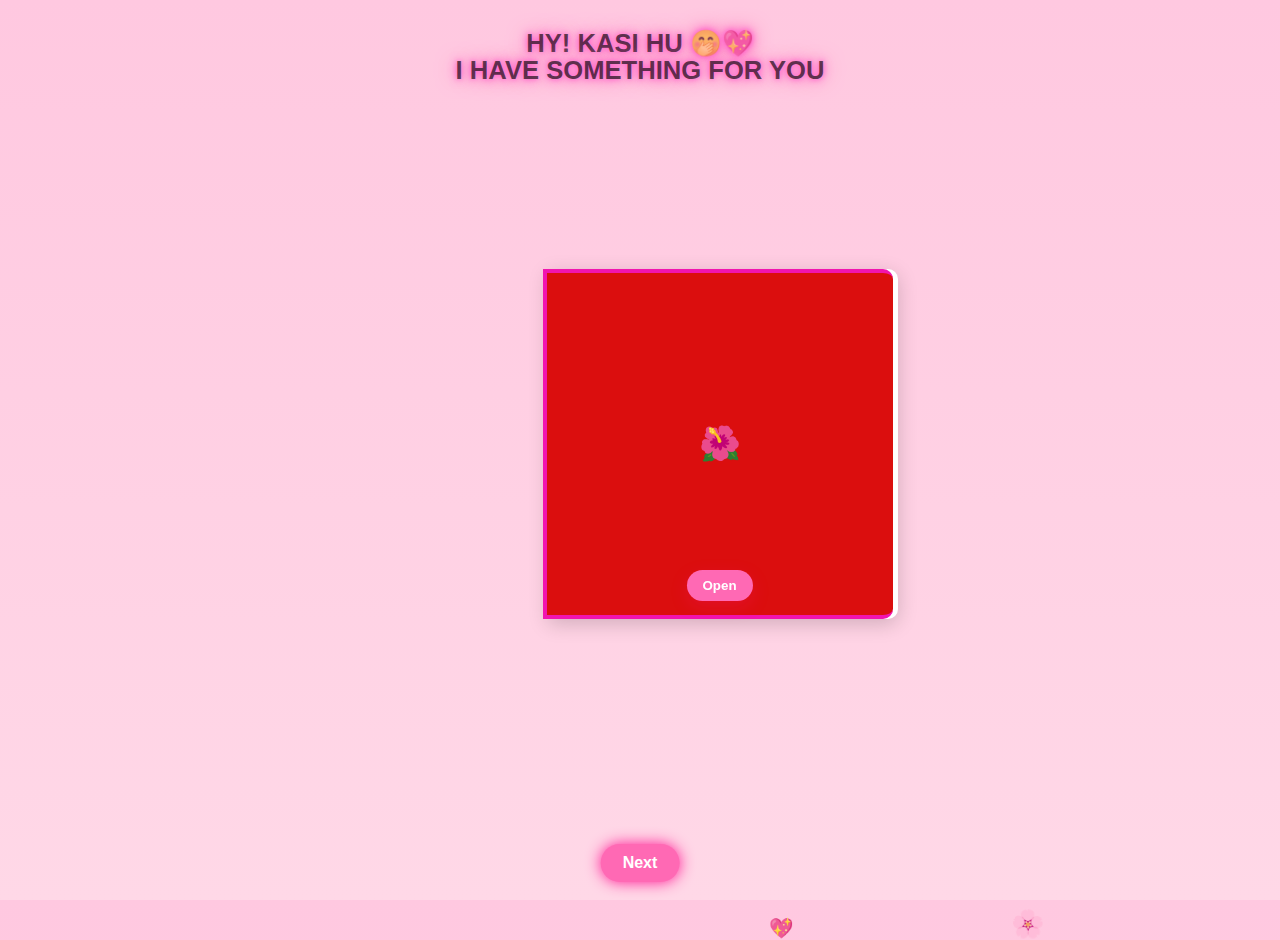
<file: index.html>
<!DOCTYPE html>
<html lang="en">
<head>
<meta charset="utf-8" />
<meta name="viewport" content="width=device-width, initial-scale=1" />
<title>SUNO Mubarka</title>
<style>
  :root{
    --max-card-width: 500px;
    --card-height: 350px;
  }

  html,body{
    height:100%;
    margin:0;
    padding:0;
    font-family: "Segoe UI", sans-serif;
    background: linear-gradient(to top, #ffd8e7, #ffc8e0);
    overflow:hidden;
  }

  /* Heading (kept as you wanted) */
  .fudail{
    display:flex;
    justify-content:center;
    margin-top:30px;
    animation: floatText 3s ease-in-out infinite;
    color: rgba(0,0,0,0.65);
    text-align:center;
    padding:0 12px;
  }
  .fudail h1{
    margin:0;
    font-weight:800;
    font-size:1.6rem;
    line-height:1.05;
    text-shadow: 0 0 5px #ff66cc, 0 0 10px #ff66cc, 0 0 20px #ff69b4;
  }
  @keyframes floatText {
    0%,100%{ transform: translateY(-3%); }
    50% { transform: translateY(3%); }
  }

  /* Floating emojis / performance-friendly */
  .heart, .flower {
    position: absolute;
    bottom: -40px;
    opacity: 0.95;
    animation: floatUp 6s linear forwards;
    pointer-events: none;
    will-change: transform, opacity;
  }
  @keyframes floatUp {
    0% { transform: translateY(0) scale(1); opacity:1; }
    100% { transform: translateY(-110vh) scale(1.4); opacity:0; }
  }

  /* Card wrapper & centering below heading */
  .card-wrapper{
    perspective:1200px;
    display:flex;
    align-items:center;
    justify-content:center;
    height: calc(100vh - 180px); /* leaves room for heading and button */
    animation: float 3s 1s ease-in-out infinite;
    margin-top: 0px;
    margin-left: 15px;
    margin-bottom: 5px;
  }
/* Floating Animation */
@keyframes float {
    0%,100% { transform: translateY(0); }
    50% { transform: translateY(-10px); }
}

  /* Card container */
  .card-container{
    width: 90vw;
    max-width: var(--max-card-width);
    height: 60vh;
    max-height: var(--card-height);
    position: relative;
    box-sizing: border-box;
  }

  /* INSIDE (left) page — NOTE: transform-origin LEFT center */
  .card-inside{
    position: absolute;
    left: 29%;
    top: 0;
    width: 70%;
    height: 100%;
    background: rgb(219,14,14);
    border: 4px solid rgb(241,20,175);
    border-right: 0px;
    border-radius: 0px 10px 10px 0px;
    display:flex;
    align-items:center;
    justify-content:center;
    padding:16px;
    box-sizing:border-box;
    z-index:2; /* default slightly above to be visible */
    transform-style:preserve-3d;
    /* backface-visibility:hidden; */
    color: #fff;
    text-align:center;

    transform-origin: left center;          /* pivot at left */
    transition: transform 900ms cubic-bezier(.2,.9,.2,1), z-index 0s 0ms;
  }

  /* When open: translate right 50% and rotate (so it covers front) */
  .card-inside.open{
    transform:  rotateY(160deg); /* moves right + rotates */
    /* z-index: 6; come on top */
  }

  /* FRONT (right) page */
  .card-front{
    position: absolute;
    right: 0;
    top: 0;
    width: 70%;
    height: 100%;
    background: #fff;
    border-left: 2px solid #f0f0f0;
    border-radius: 0 10px 10px 0;
    box-shadow: 0 5px 20px rgba(0,0,0,0.18);
    display:flex;
    align-items:center;
    justify-content:center;
    padding:16px;
    box-sizing:border-box;
    z-index:1; /* below inside normally */
    pointer-events:auto;
    transition: opacity 200ms ease;
    -webkit-backface-visibility: hidden;
    backface-visibility: hidden;
  }

  /* HIDE front's letters/content when the inside page is open (so nothing shows through) */
  .card-inside.close + .card-front .front-text{
    opacity: 0;
    visibility: hidden;
    pointer-events: none;
  }

  /* Text */
  .front-text h2{
    margin:0 0 8px 0;
    font-size:1.15rem;
    color:#667eea;
    text-align:center;
    animation: glow 2s infinite alternate;
    text-shadow: 0 0 8px #fff, 0 0 18px #667eea;
  }
  .front-text p { margin:6px 0; font-size:0.95rem; color:#555; text-align:center; }
  .front-text p.h { margin-top:14px; font-size:0.85rem; text-transform:uppercase; color:#000; }

  .inside-text h3{ font-size:2.1rem; margin:0; color:#fff; }
  .inside-text p{ color:#fff; margin-top:10px; font-size:1rem; text-align:center; }

  @keyframes glow{
    0% { text-shadow: 0 0 6px #fff, 0 0 14px #667eea; }
    100% { text-shadow: 0 0 16px #fff, 0 0 26px #667eea, 0 0 36px #764ba2; }
  }

  /* Open button now placed inside the left page */
  .open-btn{
    position:absolute;
    bottom:14px;
    left:50%;
    transform:translateX(-50%);
    z-index:10;
    border:0;
    background:#ff69b4;
    color:#fff;
    padding:8px 16px;
    border-radius:20px;
    font-weight:700;
    cursor:pointer;
    box-shadow:0 6px 18px rgba(255,20,147,0.18);
    transition: transform .12s ease, background .12s ease;
    -webkit-tap-highlight-color: transparent;
  }
  .open-btn:active{ transform: translateX(-50%) scale(.98); }

  /* Next (surprise) button centered below card */
  .surprise-button{
    position: absolute;
    bottom: 18px;
    left: 50%;
    transform: translateX(-50%);
    z-index: 10;
    background: #ff69b4;
    color: white;
    padding: 10px 22px;
    border-radius:30px;
    font-size: 1rem;
    box-shadow: 0 0 15px #ff1493;
  }
  .surprise-button a{ color:white; text-decoration:none; font-weight:700; }

  /* Responsive tweaks */
  @media (max-width:600px){
    .fudail h1{ font-size:2.15rem; }
    .card-container{ height:52vh; max-height:420px; }
    .card-container{ width: 95%; max-width: 300px;}
    .inside-text h3{ font-size:1.6rem; }
    .front-text h2{ font-size:1rem; }
    .front-text p, .inside-text p{ font-size:0.85rem; padding:0 6px; }
    .open-btn{ padding:7px 12px; bottom:10px; font-size:0.88rem; }
    .card-wrapper{ height: calc(100vh - 130px); }
  }
  @media (max-width:520px){
    .card-container{ width:95%; }
    .fudail h1{ font-size:2.15rem; }
  }

  /* avoid text selection on emojis */
  .heart, .flower { user-select:none; }
</style>
</head>
<body>

  <div class="fudail">
    <h1>HY! KASI HU 🤭💖 <br> I HAVE SOMETHING FOR YOU</h1>
  </div>

  <div class="card-wrapper">
    <div class="card-container" id="cardContainer">
      <!-- INSIDE (left) page -->
      <div class="card-inside" id="cardInside" role="button" aria-pressed="false" aria-label="Open inside page">
        <div class="inside-text">
          <h3>🌺</h3>
          
        </div>

        <!-- Open button placed on the inside page -->
        <button class="open-btn" id="openBtn" aria-pressed="false">Open</button>
      </div>

      <!-- FRONT (right) page -->
      <div class="card-front" id="cardFront">
        <div class="front-text">
          <h2>(DEAR MUBARKA)</h2>
          <p>Hope u are fine, and enjoying your time wonderfully. If u have a couple of minutes I really want to say something from the bottom of my heart ✨💖</p>
          <p class="h">(from unknown)</p>
        </div>
      </div>
    </div>
  </div>

  <!-- Surprise Next -->
  <div class="surprise-button"><a href="excited.html">Next</a></div>

  <!-- Floating emoji creation script -->
  <script>
    // create emoji with small DOM cap protection
    function createFloatingEmoji(type){
      const cap = 80;
      const current = document.querySelectorAll('.heart, .flower').length;
      if (current > cap) return;
      const e = document.createElement('div');
      e.className = (type === 'heart') ? 'heart' : 'flower';
      e.textContent = (type === 'heart') ? '💖' : '🌸';
      e.style.left = (Math.random() * 92 + 4) + 'vw';
      e.style.fontSize = (Math.random() * 16 + 18) + 'px';
      const dur = 5.5 + Math.random() * 1.2;
      e.style.animationDuration = dur + 's';
      document.body.appendChild(e);
      setTimeout(()=> e.remove(), Math.ceil(dur * 1000) + 200);
    }

    // YOUR original fast intervals restored
    const heartInterval = setInterval(()=> createFloatingEmoji('heart'), 400);
    const flowerInterval = setInterval(()=> createFloatingEmoji('flower'), 500);

    // ---------- OPEN/CLOSE logic applied to card-inside ----------
    const cardInside = document.getElementById('cardInside');
    const openBtn = document.getElementById('openBtn');

    // ensure closed on load
    cardInside.classList.remove('open');
    cardInside.setAttribute('aria-pressed', 'false');
    openBtn.setAttribute('aria-pressed', 'false');
    openBtn.textContent = 'Open';

    function toggleInsideOpen(e){
      if (e) e.stopPropagation();
      const isOpen = cardInside.classList.toggle('open');
      cardInside.setAttribute('aria-pressed', isOpen ? 'true' : 'false');
      openBtn.setAttribute('aria-pressed', isOpen ? 'true' : 'false');
      openBtn.textContent = isOpen ? 'Close' : 'Open';
    }

    // open button toggles (stopPropagation to avoid double toggles)
    openBtn.addEventListener('click', function(ev){
      ev.stopPropagation();
      toggleInsideOpen(ev);
    });

    // tapping / clicking the inside left page also toggles
    cardInside.addEventListener('click', function(ev){
      // if click was on the button, it was stopped already
      toggleInsideOpen(ev);
    });

    // OPTIONAL: clicking outside card closes it (commented out by default)
    // document.addEventListener('click', function(ev){
    //   const container = document.getElementById('cardContainer');
    //   if (!container.contains(ev.target)){
    //     cardInside.classList.remove('open');
    //     cardInside.setAttribute('aria-pressed','false');
    //     openBtn.setAttribute('aria-pressed','false');
    //     openBtn.textContent = 'Open';
    //   }
    // });

    // small safeguard: on very tiny phones, reduce emoji load
  </script>
</body>
</html>
</file>
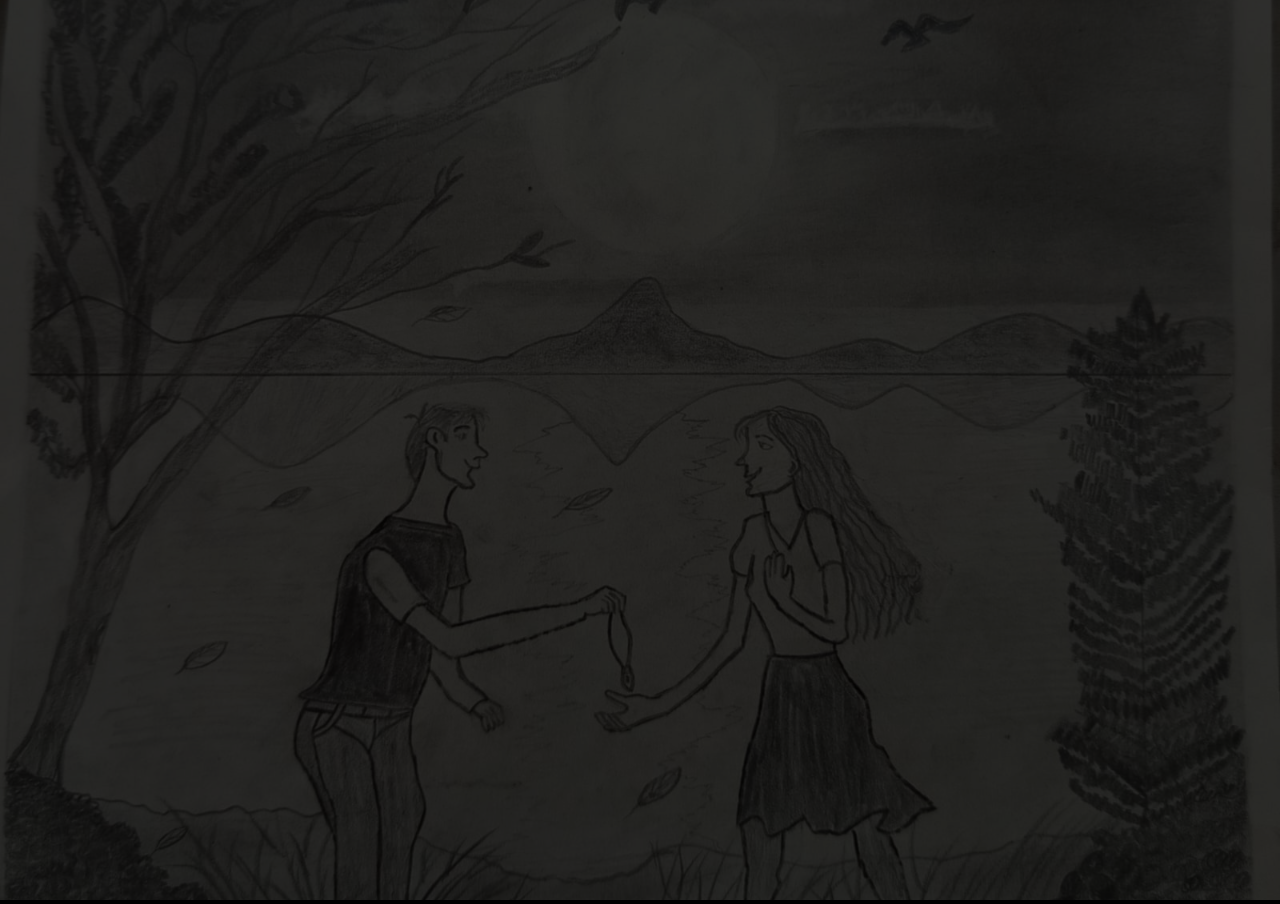
<file: bye.html>
<!DOCTYPE html>
<html lang="en">
<head>
  <meta charset="UTF-8">
  <meta name="viewport" content="width=device-width, initial-scale=1.0">
  <title>ily</title>
  <style>
    * {
      margin: 0;
      padding: 0;
      box-sizing: border-box;
    }

    body, html {
      height: 100%;
      width: 100%;
      font-family: 'Segoe UI', sans-serif;
      overflow: hidden;
      background: #000;
    }

    .image-container {
      position: absolute;
      top: 0;
      left: 0;
      width: 100%;
      height: 100%;
      z-index: 0;
    }

    .image-container img {
      width: 100%;
      height: 100%;
      object-fit: cover;
      opacity: 0.3;
    }

    .heading {
      position: absolute;
      top: -100%;
      left: 50%;
      transform: translateX(-50%);
      text-align: center;
      color: white;
      width: 90%;
      max-width: 800px;
      z-index: 2;
      animation: dropDown 2s ease forwards;
    }

    .heading h1 {
      font-size: 2.5rem;
      font-weight: bold;
      margin-bottom: 20px;
    }

    .heading p {
      font-size: 1.1rem;
      line-height: 1.6;
      margin-bottom: 25px;
    }

    @keyframes dropDown {
      from {
        top: -100%;
        opacity: 0;
      }
      to {
        top: 25%;
        opacity: 1;
      }
    }

    .btn {
      background: linear-gradient(135deg, #ff4081, #ff80ab);
      color: white;
      font-size: 1.2rem;
      font-weight: bold;
      padding: 12px 25px;
      border: none;
      border-radius: 30px;
      cursor: pointer;
      transition: all 0.3s ease;
      box-shadow: 0px 4px 15px rgba(255, 64, 129, 0.5);
    }

    .btn:hover {
      transform: scale(1.1);
      box-shadow: 0px 6px 20px rgba(255, 64, 129, 0.7);
    }

    /* Overlay Background */
    .overlay-wrapper {
      position: fixed;
      top: 0;
      left: 0;
      height: 100%;
      width: 100%;
      background: rgba(0,0,0,0.6);
      display: none;
      justify-content: center;
      align-items: center;
      z-index: 10;
      overflow-y: auto; /* scroll when text is too long */
      padding: 20px;
    }

    .overlay-wrapper.active {
      display: flex;
    }

    /* Cute Popup */
    .overlay {
      background: #fff0f5;
      padding: 30px 40px;
      border-radius: 20px;
      font-size: 1.2rem;
      text-align: center;
      border: 3px solid rgb(250, 179, 191);
      box-shadow: 0 0 20px #ff69b4;
      color: #d63384;
      max-width: 800px;
      width: 100%;
      animation: dropFade 1s ease forwards;
      opacity: 0;
      transform: translateY(-50px);
    }

    @keyframes dropFade {
      to {
        opacity: 1;
        transform: translateY(0);
      }
    }

    .overlay h2 {
      font-size: 2.2rem;
      margin-bottom: 15px;
      animation: fadeIn 1.5s ease forwards;
    }

    .overlay p {
      font-size: 1.1rem;
      animation: fadeIn 2.5s ease forwards;
      white-space: pre-line;
    }

    @keyframes fadeIn {
      from { opacity: 0; transform: translateY(20px); }
      to { opacity: 1; transform: translateY(0); }
    }

    /* Bye Rain */
    .rain {
      position: fixed;
      top: 0;
      left: 0;
      width: 100%;
      height: 100%;
      pointer-events: none;
      z-index: 5;
    }

    .bye {
      position: absolute;
      top: -50px;
      color: #ff69b4;
      font-size: 1.5rem;
      animation: fall linear forwards;
    }

    @keyframes fall {
      to {
        transform: translateY(110vh);
        opacity: 0;
      }
    }

    /* Responsive */
    @media (max-width: 768px) {
      .heading h1 { font-size: 3rem; }
      .heading p { font-size: 0.9rem; }
      .btn { font-size: 1rem; padding: 10px 20px; }
      .overlay { padding: 20px; }
      .overlay h2 { font-size: 1.8rem; }
      .overlay p { font-size: 0.7rem; }
    }

    @media (max-width: 480px) {
      .heading h1 { font-size: 3rem; }
      .heading p { font-size: 0.9rem; }
      .btn { font-size: 0.9rem; padding: 8px 16px; }
      .overlay h2 { font-size: 1.5rem; }
      .overlay p { font-size: 0.7rem; }
    }
  </style>
</head>
<body>

  <div class="image-container">
    <img src="image/NECKLACE.jpg" alt="placeholder" />
  </div>    

  <div class="heading">
    <h1>BYE</h1>
    <p>UMEED HAI TUMHE YE SAB ACHA LAGA HOGA, AGAR THORA SA BHI ACHA LAGA TO MUSKURA DENA. AB IJAZAT CHAHUNGA.</p>
    <button class="btn" onclick="showOverlay()">Akhiri Baat</button>
  </div>

  <!-- Bye Rain -->
  <div class="rain" id="rain"></div>

  <!-- Overlay screen -->
  <div class="overlay-wrapper" id="overlay-wrapper">
    <div class="overlay">
      <h2>🎁 MUBARKA SUNO 🎁</h2>
      <p>
        umeed ha ye tumhe acha laga hoga tumhare liye kuch sab se special karna chahta tha pure dil se, ye akhiri page ha is website ka ajj sunday ha 8 baj rahe ha abhi kuch ghanto mai tumhari birthday ha mai bohot excited hu tumhe ye sab bhejne ke liye pata nahi tum kasa react karogi shayad tum khush hogi ya pata nahi par ye maine apne pure dil se banaya hai akhir mai bas yehi kahnga apna birthday ache se enjoy karna mai nahi honga waha afsos ha wada jo kiya tha tumse dur rehne ka kash tumhe dekh pata tumhare sath birthday mana pata, acha suno tumne bataya nahi tumhe giif kase lage sare jo maine bheje the aur tumne wo shayri parhi, agar kabhi pukarna chaho tu pukar lena tumse dur hu par gaya nahi mai nahi asakta wada tu asa karlia yaad rakhna tumhare pas wo sare haq ha ajj bhi jo chahye istemal karna, suno tum bohot khas hu bohot apna bohot khayal rakhna bohot tum bohot achi hu aur bas meri hu ab jane ka waqt hogaya mai hamesha intezar karunga ap ijazat byee  ❤️
      </p>
    </div>
  </div>

  <script>
    function showOverlay() {
      const overlay = document.getElementById("overlay-wrapper");
      overlay.classList.add("active");

      // close overlay when clicked anywhere
      overlay.addEventListener("click", () => {
        overlay.classList.remove("active");
      });
    }

    // Create falling "Bye ❤️"
    function createBye() {
      const rain = document.getElementById("rain");
      const bye = document.createElement("div");
      bye.classList.add("bye");
      bye.innerText = "Bye ❤️";

      bye.style.left = Math.random() * 100 + "vw";
      bye.style.animationDuration = (Math.random() * 3 + 2) + "s"; 

      rain.appendChild(bye);

      setTimeout(() => {
        bye.remove();
      }, 5000);
    }

    setInterval(createBye, 700);
  </script>

</body>
</html>
</file>
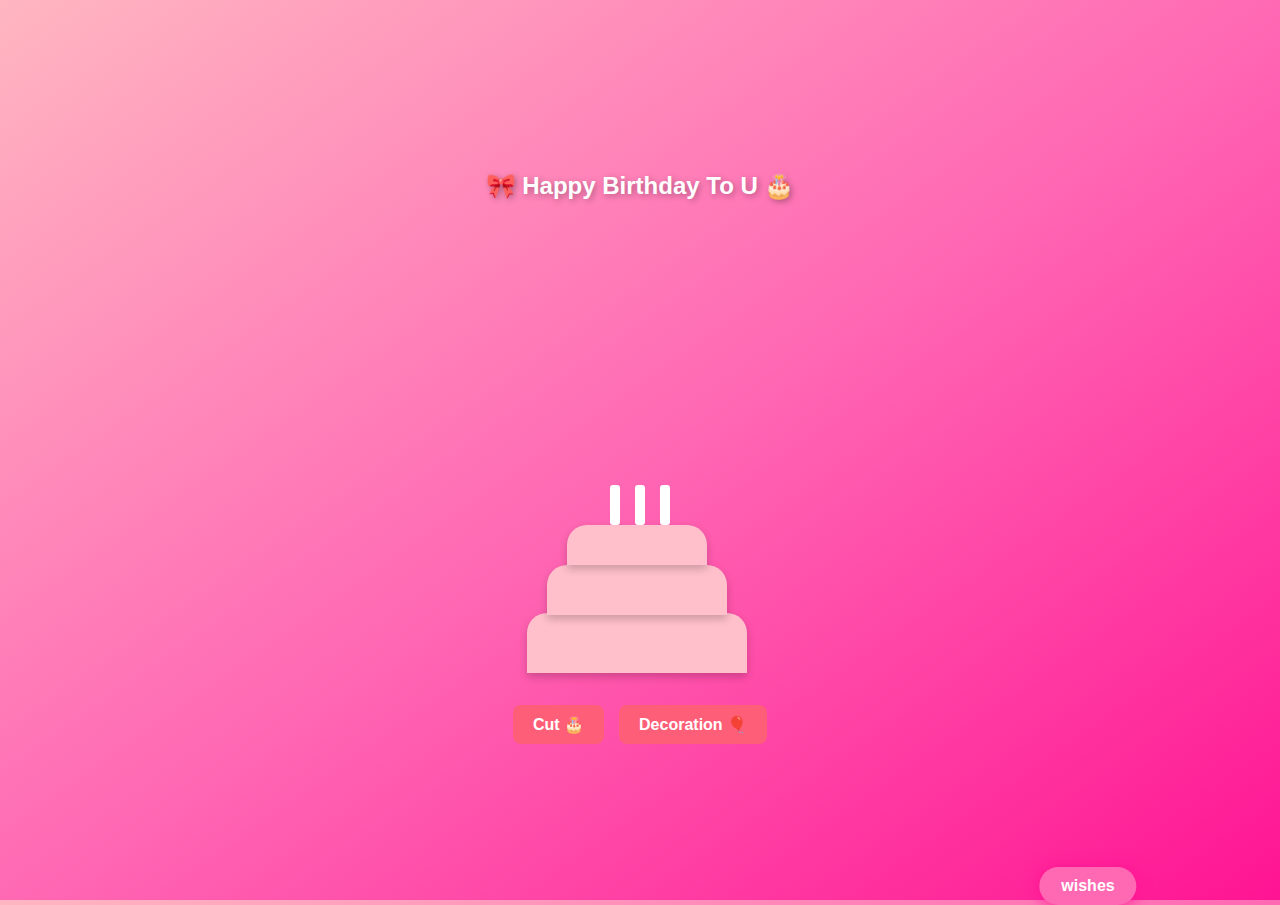
<file: cake.html>
<!DOCTYPE html>
<html lang="en">
<head>
  <meta charset="UTF-8">
  <meta name="viewport" content="width=device-width, initial-scale=1.0">
  <title>Cake Celebration 🥳</title>
  <style>
    body {
      margin: 0;
      padding: 0;
      font-family: 'Poppins', sans-serif;
      display: flex;
      justify-content: center;
      align-items: center;
      flex-direction: column;
      min-height: 100vh;
      background: linear-gradient(to bottom right, #ffb6c1, #ff69b4, #ff1493);
      overflow: hidden;
    }

    h1 {
      margin-bottom: 23%;
      font-size: 1.5rem;
      color: white;
      text-shadow: 2px 2px 6px rgba(0,0,0,0.3);
    }

    /* Cake container */
    .cake {
      position: relative;
      width: 220px;
      height: 180px;
      display: flex;
      transition: all 1s ease;
    }

    .half {
      width: 50%;
      height: 100%;
      position: relative;
      background: transparent;
      transition: transform 1s ease;
    }

    .half.left.cut {
      transform: translateX(-120px) rotate(-5deg);
    }
    .half.right.cut {
      transform: translateX(120px) rotate(5deg);
    }

    .layer {
      position: absolute;
      left: 97%;
      transform: translateX(-50%);
      background: pink;
      border-radius: 20px 20px 0 0;
      box-shadow: 0 4px 8px rgba(0,0,0,0.2);
    }

    .layer1 {
      width: 220px;
      height: 60px;
      bottom: 2px;
    }
    .layer2 {
      width: 180px;
      height: 50px;
      bottom: 60px;
    }
    .layer3 {
      width: 140px;
      height: 40px;
      bottom: 110px;
    }


    /* Candles */
    .candles {
      display: flex;
      justify-content: center;
      gap: 15px;
      position: absolute;
      bottom: 150px;
      left: 50%;
      transform: translateX(-50%);
    }

    .candle {
      width: 10px;
      height: 40px;
      background: white;
      position: relative;
      border-radius: 3px;
    }

    .flame {
      position: absolute;
      top: -15px;
      left: 50%;
      transform: translateX(-50%);
      width: 10px;
      height: 15px;
      background: gold;
      border-radius: 50%;
      opacity: 0;
      transition: opacity 0.5s ease;
      animation: flicker 0.3s infinite alternate;
    }

    @keyframes flicker {
      from { transform: translateX(-50%) scale(1); }
      to { transform: translateX(-50%) scale(1.2); }
    }

    /* Banner */
    .banner {
      position: absolute;
      top: 40px;
      display: flex;
      gap: 10px;
      opacity: 0;
      transition: opacity 1s ease;
      text-align: center;
    }

    .banner.show { opacity: 1; }

    .flag {
      width: 30px;
      height: 40px;
      clip-path: polygon(50% 100%, 0 0, 100% 0);
      background: #ff5e78;
    }
    .flag:nth-child(2n) { background: #f7b267; }
    .flag:nth-child(3n) { background: #ff69b4; }

    /* Balloons */
    .balloon {
      position: absolute;
      bottom: -100px;
      width: 40px;
      height: 50px;
      background: red;
      border-radius: 50%;
      animation: float 6s linear infinite;
    }

    @keyframes float {
      from { transform: translateY(0); }
      to { transform: translateY(-110vh); }
    }

    /* Confetti */
    .confetti {
      position: absolute;
      width: 10px;
      height: 10px;
      background: red;
      top: -10px;
      animation: fall 3s linear forwards;
    }

    @keyframes fall {
      to {
        transform: translateY(100vh) rotate(720deg);
      }
    }

    /* Buttons */
    .buttons {
      margin-top: 30px;
      display: flex;
      gap: 15px;
    }

    button {
      padding: 10px 20px;
      font-size: 1rem;
      border: none;
      border-radius: 8px;
      cursor: pointer;
      background: #ff5e78;
      color: white;
      font-weight: bold;
      transition: background 0.3s ease;
    }

    button:hover {
      background: #e94e64;
    }

    @media (max-width: 768px) {
      .cake { width: 180px; height: 150px; }
      .layer1 { width: 180px; height: 50px; }
      .layer2 { width: 140px; height: 40px; }
      .layer3 { width: 100px; height: 30px; }
      .flag { width: 20px; height: 30px; }
      button { font-size: 0.9rem; padding: 8px 15px; }
    }
    .surprise-button{
    position: absolute;
    bottom: -5px;
    left: 85%;
    transform: translateX(-50%);
    z-index: 10;
    background: #ff69b4;
    color: white;
    padding: 10px 22px;
    border-radius:30px;
    font-size: 1rem;
    box-shadow: 0 0 15px #ff1493;
    /* top: 10px; */
  }
  .surprise-button a{ color:white; text-decoration:none; font-weight:700; }
  </style>
</head>
<body>

  <h1>🎀 Happy Birthday To U 🎂</h1>

  <!-- Banner -->
  <div class="banner" id="banner">
    <div class="flag"></div>
    <div class="flag"></div>
    <div class="flag"></div>
    <div class="flag">H</div>
    <div class="flag">B</div>
    <div class="flag">D</div>
    <div class="flag"></div>
    <div class="flag">M</div>
    <div class="flag">U</div>
    <div class="flag">U</div>
    <div class="flag">B</div>
    <div class="flag"></div>
    <div class="flag"></div>
    <div class="flag"></div>
  </div>

  <!-- Cake -->
  <div class="cake">
    <div class="half left" id="leftHalf">
      <div class="layer layer1"></div>
      <div class="layer layer2"></div>
      <div class="layer layer3"></div>
    </div>
    <div class="half right" id="rightHalf">
      <div class="layer layer4"></div>
      <div class="layer layer5"></div>
      <div class="layer layer6"></div>
    </div>

    <div class="candles">
      <div class="candle"><div class="flame"></div></div>
      <div class="candle"><div class="flame"></div></div>
      <div class="candle"><div class="flame"></div></div>
    </div>
  </div>

  <!-- Buttons -->
  <div class="buttons">
    <button onclick="cutCake()">Cut 🎂</button>
    <button onclick="decorate()">Decoration 🎈</button>
  </div>

  <div class="surprise-button"> <a href="letter.html">wishes</a></div>

  <script>
    const leftHalf = document.getElementById('leftHalf');
    const rightHalf = document.getElementById('rightHalf');
    const banner = document.getElementById('banner');
    const flames = document.querySelectorAll('.flame');

    function cutCake() {
      leftHalf.classList.toggle('cut');
      rightHalf.classList.toggle('cut');
      flames.forEach(flame => flame.style.opacity = 0)
      

      // Confetti
      for (let i = 0; i < 40; i++) {
        let confetti = document.createElement('div');
        confetti.className = 'confetti';
        confetti.style.left = Math.random() * 100 + 'vw';
        confetti.style.background = ['#ff5e78','#f7b267','#4facfe','#7ae582','#ff69b4'][Math.floor(Math.random()*5)];
        confetti.style.animationDuration = (Math.random()*2+2) + 's';
        document.body.appendChild(confetti);
        setTimeout(() => confetti.remove(), 3000);
      }
    }

    function decorate() {
      // Show flames
      flames.forEach(flame => flame.style.opacity = 1);

      // Show banner
      banner.classList.add('show');

      // Balloons
      for (let i = 0; i < 15; i++) {
        let balloon = document.createElement('div');
        balloon.className = 'balloon';
        balloon.style.left = Math.random() * 100 + 'vw';
        balloon.style.background = ['#ff5e78','#f7b267','#4facfe','#ff69b4'][Math.floor(Math.random()*4)];
        balloon.style.animationDuration = (Math.random()*3+3) + 's';
        document.body.appendChild(balloon);

        setTimeout(() => balloon.remove(), 7000);
      }
    }
  </script>
</body>
</html>
</file>
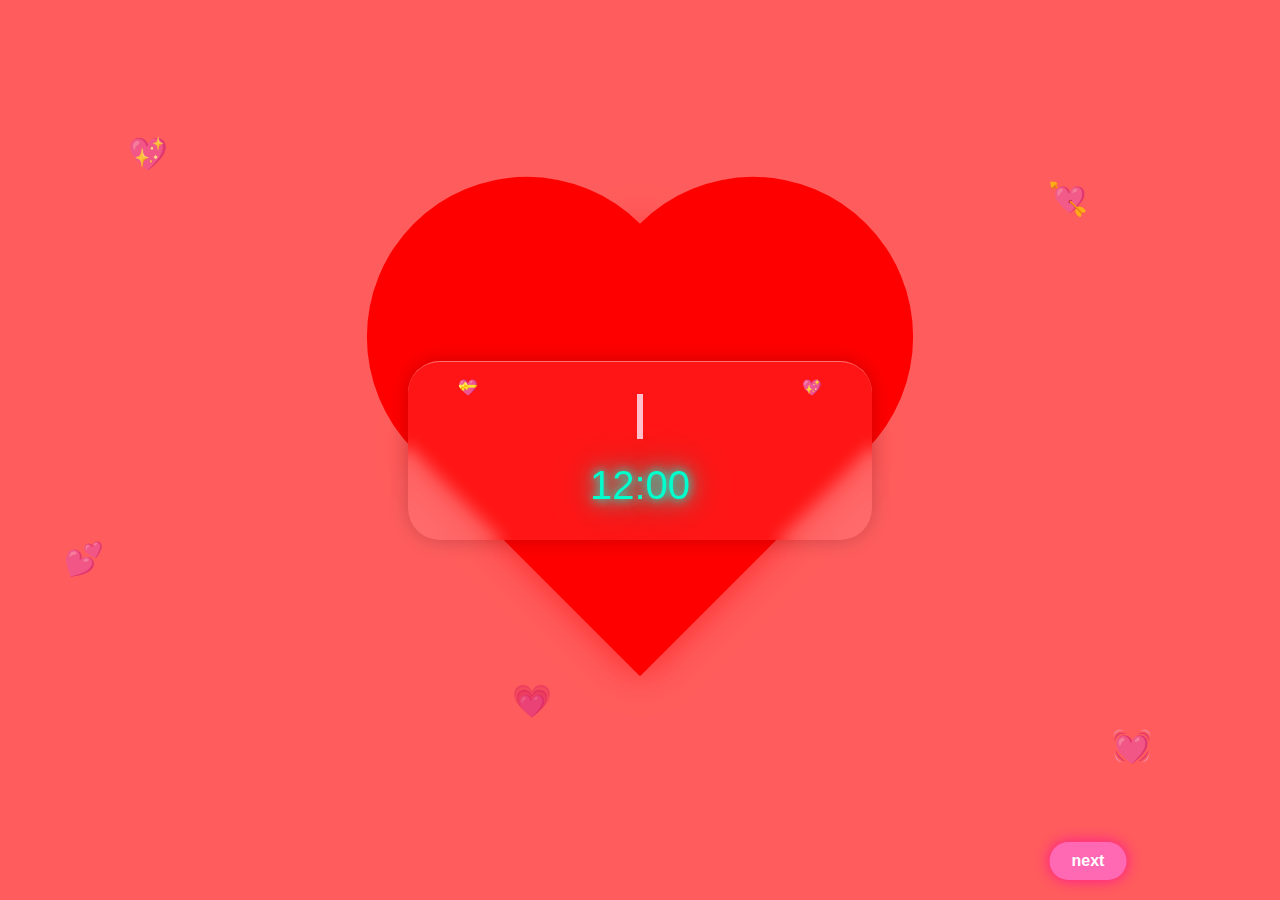
<file: date.html>
<!DOCTYPE html>
<html lang="en">
<head>
  <meta charset="UTF-8">
  <meta name="viewport" content="width=device-width, initial-scale=1.0">
  <title>14 sept 🥳</title>
  <style>
    body {
      margin: 0;
      height: 100vh;
      display: flex;
      justify-content: center;
      align-items: center;
      /* background: #d82771; */
      background-color: rgb(255, 93, 93);
      /* background: #d62246; */
      background-image: url("https://www.transparenttextures.com/patterns/hearts.png");
      background-repeat: repeat;
      overflow: hidden;
      color: white;
      font-family: 'Arial', sans-serif;
      position: relative;
    }

    /* Big Heart (scales with screen) */
    .heart {
      position: absolute;
      width: 25vw;
      height: 25vw;
      min-width: 120px;
      min-height: 120px;
      background-color: red;
      transform: rotate(-45deg);
      z-index: 1;
      box-shadow: 0 0 3vw rgba(255,0,0,0.6);
    }
    .heart::before,
    .heart::after {
      content: "";
      position: absolute;
      width: 25vw;
      height: 25vw;
      min-width: 120px;
      min-height: 120px;
      background-color: red;
      border-radius: 50%;
    }
    .heart::before { top: -50%; left: 0; }
    .heart::after { top: 0; left: 50%; }

    /* Glass Box Centered */
    .glass {
      position: relative;
      background-color: rgba(255, 255, 255, 0.082);
      width: clamp(250px, 40vw, 400px);
      height: auto;
      display: flex;
      flex-direction: column;
      justify-content: center;
      align-items: center;
      border-radius: 2rem;
      padding: 2rem;
      text-align: center;
      backdrop-filter: blur(8px);
      z-index: 2;
      border-top: 1px solid rgba(255, 255, 255, 0.4);
      box-shadow: 0 0 20px rgba(0, 0, 0, 0.2);
    }

    /* Glowing Date */
    .glow-date {
      font-size: clamp(1.2rem, 4vw, 2.5rem);
      font-weight: bold;
      text-shadow: 0 0 5px #fff, 0 0 10px #ff7fcf, 0 0 20px #ff69b4, 0 0 30px #ff1493;
      margin-bottom: 1rem;
      animation: typing 3s steps(20, end) forwards, pulseGlow 2s infinite alternate;
      white-space: nowrap;
      overflow: hidden;
      border-right: 0.15em solid pink;
      width: 0;
    }

    @keyframes typing {
      from { width: 0; }
      to { width: 100%; }
    }

    @keyframes pulseGlow {
      0%, 100% { text-shadow: 0 0 5px #fff, 0 0 10px #ff7fcf, 0 0 20px #ff69b4, 0 0 30px #ff1493; }
      50% { text-shadow: 0 0 10px #fff, 0 0 20px #ffb6d1, 0 0 30px #ff69b4, 0 0 40px #ff1493; }
    }

    /* Digital Clock */
    .clock {
      font-family: 'Orbitron', sans-serif;
      font-size: clamp(1.5rem, 5vw, 2.5rem);
      color: #00ffcc;
      text-shadow: 0 0 10px #00ffe0, 0 0 20px #00ffcc, 0 0 40px #00b3a4;
      margin-top: 0.5rem;
    }
     .emoji{
        position: absolute;
        bottom: 80%;
        right: 85%;
        animation: emo 2s ease-in-out alternate infinite;
    }
    .emojis{
        position: absolute;
        bottom: 80%;
        left: 85%;
        animation: emo 2s ease-in-out alternate infinite;
    }
    @keyframes emo {
        0% {
          transform: translateY(3px);
        }
        100% {
          transform: translateY(15px);
        }
      }

    /* Floating Small Hearts */
    .emoji1 div {
      position: absolute;
      font-size: clamp(1.2rem, 3vw, 2rem);
      opacity: 0.8;
      animation: float 3s ease-in-out infinite alternate;
    }

    .emf { top: 15%; left: 10%; }
    .emu { top: 20%; right: 15%; }
    .emd { top: 60%; left: 5%; }
    .ema { bottom: 20%; left: 40%; }
    .emi { bottom: 15%; right: 10%; }
    .eml { top: 45%; right: 45%; }

    @keyframes float {
      0% { transform: translateY(0); }
      100% { transform: translateY(15px); }
    }

    /* Rain of Mubu */
    .mubu {
      position: absolute;
      top: -50px;
      font-size: clamp(1rem, 2.5vw, 1.5rem);
      font-weight: bold;
      color: #fff;
      text-shadow: 0 0 5px #ff69b4, 0 0 10px #ff1493;
      animation: falls linear infinite;
      z-index: 0;
    }

    @keyframes falls {
      to {
        transform: translateY(110vh);
      }
    }

    .confetti {
        position: absolute;
        width: 10px;
        height: 10px;
        background: pink;
        top: -10px;
        animation: fall 4s linear infinite;
      }

      @keyframes fall {
        to {
          transform: translateY(100vh) rotate(360deg);
        }
      }
      .surprise-button{
    position: absolute;
    bottom: 20px;
    left: 85%;
    transform: translateX(-50%);
    z-index: 10;
    background: #ff69b4;
    color: white;
    padding: 10px 22px;
    border-radius:30px;
    font-size: 1rem;
    box-shadow: 0 0 15px #ff1493;
    cursor: pointer;
    /* top: 10px; */
  }
  .surprise-button a{ color:white; text-decoration:none; font-weight:700; }
.surprise-button:hover { transform: scale(1.05); background:#ff1493; }


  </style>
</head>
<body>

  <!-- Big Heart (behind) -->
  <div class="heart"></div>

  <!-- Glass Box Center -->
  <div class="glass">
    <div class="glow-date" id="dateText">14 Sept 2025</div>
    <div class="clock">12:00</div>
    <div class="emoji">💝</div>
    <div class="emojis">💖</div>
  </div>

  <!-- Floating Small Hearts -->
  <div class="emoji1">
    <div class="emf">💖</div>
    <div class="emu">💘</div>
    <div class="emd">💕</div>
    <div class="ema">💗</div>
    <div class="emi">💓</div>
    <div class="eml">💞</div>
  </div>

  <div class="surprise-button"> <a href="wish.html">next</a></div>
  <script>
    // Rain of "Mubu"
    function createMubu() {
      const mubu = document.createElement("div");
      mubu.className = "mubu";
      mubu.textContent = "Mubu";
      mubu.style.left = Math.random() * window.innerWidth + "px";
      mubu.style.animationDuration = (Math.random() * 3 + 3) + "s";
      document.body.appendChild(mubu);
      setTimeout(() => { mubu.remove(); }, 6000);
    }
    setInterval(createMubu, 900);

          const dateText = document.getElementById("dateText");
      dateText.addEventListener("animationend", () => {
        for (let i = 0; i < 50; i++) {
          const confetti = document.createElement("div");
          confetti.className = "confetti";
          confetti.style.left = Math.random() * window.innerWidth + "px";
          confetti.style.background = `hsl(${Math.random() * 360}, 70%, 70%)`;
          confetti.style.animationDuration = Math.random() * 2 + 3 + "s";
          document.body.appendChild(confetti);
          setTimeout(() => confetti.remove(), 5000);
        }
      });
  </script>

</body>
</html>
</file>
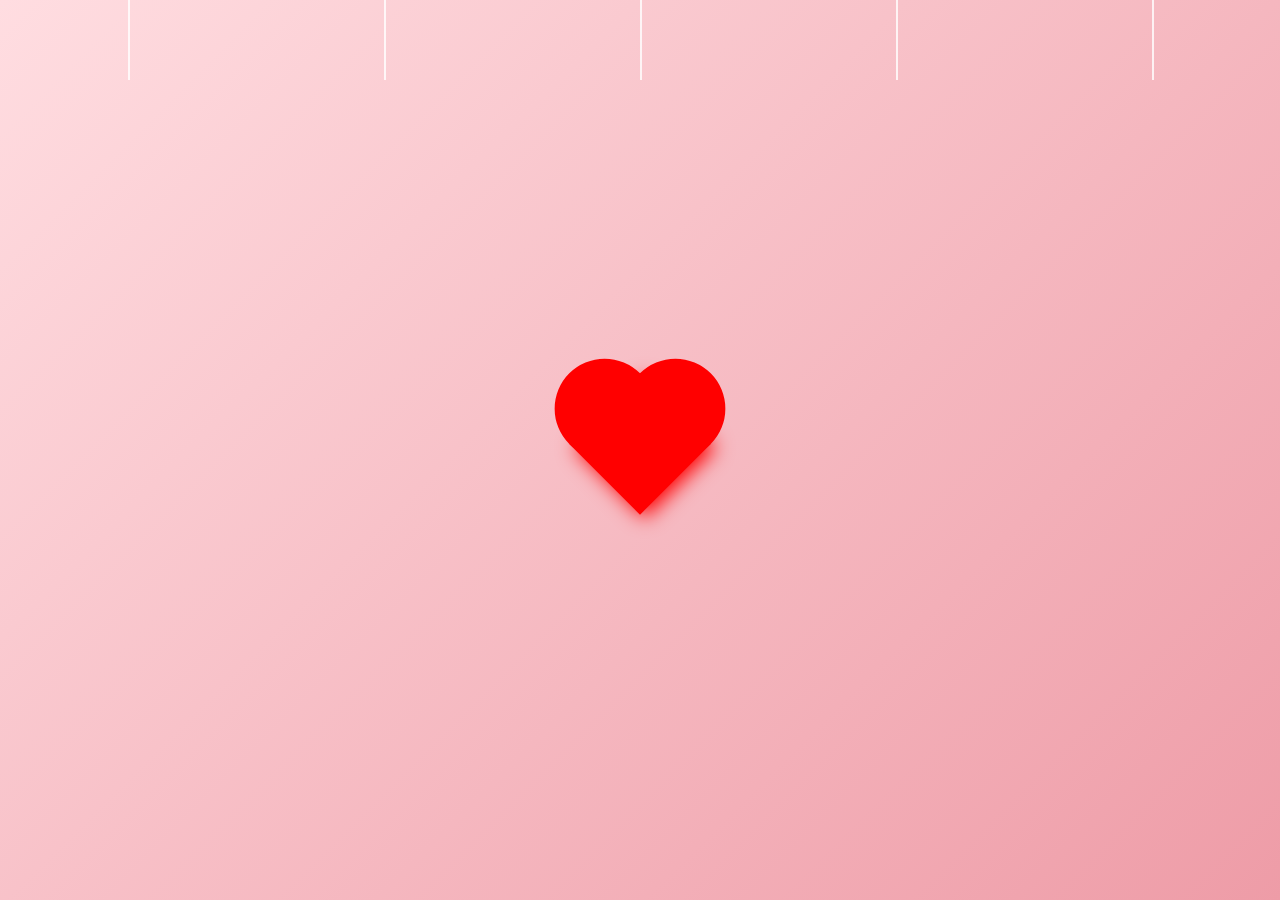
<file: excited.html>
<!DOCTYPE html>
<html lang="en">
<head>
  <meta charset="UTF-8">
  <meta name="viewport" content="width=device-width, initial-scale=1.0">
  <title>ARE U READY</title>
  <style>
    body {
      margin: 0;
      height: 100vh;
      background: linear-gradient(135deg, #ffdde1, #ee9ca7);
      overflow: hidden;
      display: flex;
      justify-content: center;
      align-items: center;
      flex-direction: column;
      font-family: 'Poppins', sans-serif;
    }

    /* Falling stars */
    .stars {
      position: absolute;
      width: 100%;
      height: 100%;
      background: transparent;
      overflow: hidden;
      z-index: 0;
    }
    .stars span {
      position: absolute;
      display: block;
      width: 2px;
      height: 80px;
      background: white;
      animation: fall 3s linear infinite;
      opacity: 0.8;
    }
    @keyframes fall {
      0% { transform: translateY(-100%); }
      100% { transform: translateY(100vh); }
    }

    /* Text animation */
    .message {
      font-size: 2.5rem;
      font-weight: bold;
      text-align: center;
      color: #fff;
      text-shadow: 0 0 10px #ff6b81, 0 0 20px #ff4757;
      opacity: 0;
      animation: slideDown 1s ease forwards;
      z-index: 2;
    }
    .message:nth-child(3) {
      animation-delay: 1s;
    }
    
    @keyframes slideDown {
      0% { transform: translateY(-100px); opacity: 0; }
      100% { transform: translateY(0); opacity: 1; }
    }

    /* Heart */
    .heart {
      position: relative;
      width: 100px;
      height: 100px;
      transform: rotate(-45deg);
      background-color: red;
      box-shadow: 1px 6px 20px 0px red;
      margin: 45px auto;
      animation: fudail 0.6s linear infinite ;
      z-index: 2;
      /* opacity: 0; */
    }
    @keyframes fudail {
      0% { transform: rotate(-45deg) scale(1.07) ; }
      70% { transform: rotate(-45deg) scale(1); }
      100% { transform: rotate(-45deg) scale(1.02) ; }
    }
    .heart::before,
    .heart::after {
      content: '';
      position: absolute;
      width: 100px;
      height: 100px;
      background-color: red;
      border-radius: 50%;
    }
    .heart::before { top: -50px; left: 0; }
    .heart::after { left: 50px; top: 0; }

    /* Buttons */
    .buttons {
      display: flex;
      justify-content: center;
      gap: 20px;
      margin-top: 20px;
      z-index: 2;
    }
.buttons { display:flex; margin-top:50px; opacity:0; animation:fadeIn 1s forwards; animation-delay: 2s; }

    .btn {
      padding: 12px 30px;
      border: none;
      border-radius: 25px;
      background: #ff6b81;
      color: white;
      font-size: 1.2rem;
      cursor: pointer;
      box-shadow: 0 4px 15px rgba(255, 0, 80, 0.5);
      transition: transform 0.2s ease, background 0.3s ease ;
    }
    .btn:hover {
      transform: scale(1.1);
      background: #ff4757;
    }
    .btn:active {
      transform: scale(0.95);
    }
    .btn {
  background:#ff69b4; color:white; border:none; padding:15px 30px; margin:0 15px;
  border-radius:30px; cursor:pointer; font-size:1.2rem; box-shadow:0 0 15px #ff1493;
  transition: transform 0.2s, background 0.3s;
}
.btn:hover { transform: scale(1.05); background:#ff1493; }

@keyframes fadeIn { from{opacity:0} to{opacity:1} }

/* Sad overlay */
.sad-overlay { position:fixed; top:0; left:0; width:100%; height:100%; background:rgba(0,0,0,0.7);
display:flex; justify-content:center; align-items:center; flex-direction:column; color:#fff; font-size:2rem; text-align:center; padding:20px; display:none; z-index:10; }
.sad-overlay .emoji { font-size:4rem; margin-bottom:20px; }

/* Responsive */
@media(max-width:600px){
  .question, .name { font-size:2rem; margin-bottom:20px; }
  /* .buttons { flex-direction:column; } */
  .btn { padding:12px 25px; font-size:1rem; margin:10px 0; }
}
.balloon {
  position: absolute; 
  pointer-events: none;
}

.balloon { width: 40px; height:60px; border-radius:50%; animation:floatBalloon 10s linear infinite; }

@keyframes floatBalloon {
  0% { transform: translateY(100vh) rotate(0deg); opacity:1;}
  100% { transform: translateY(-120vh) rotate(360deg); opacity:0;}
}
  </style>
</head>
<body>
  <!-- Stars background -->
  <div class="stars">
    <span style="left:10%; animation-delay:0s;"></span>
    <span style="left:30%; animation-delay:0.5s;"></span>
    <span style="left:50%; animation-delay:1s;"></span>
    <span style="left:70%; animation-delay:1.5s;"></span>
    <span style="left:90%; animation-delay:2s;"></span>
  </div>

  <!-- Messages -->
  <div class="message">Are you excited?</div>
  <div class="message">Mubarka </div>

  <!-- Heart -->
  <div class="heart"></div>

  <!-- Buttons -->
  <div class="buttons">
    <button class="btn" onclick="location.href='date.html'" id="yesBtn">Yes</button>
    <button class="btn" id="noBtn">No</button>
  </div>
  
<div class="sad-overlay" id="sadOverlay">
  <div class="emoji">🥺</div>
  <div>Oh no! Don’t be sad 😢</div>
  <button class="btn" id="backBtn">Yes, I’m excited!</button>
</div>

<div id="balloons-container"></div>

<script>

  const balloonsContainer = document.getElementById('balloons-container');
  
  // Balloons
  function createBalloon(){
    const balloon = document.createElement('div'); balloon.classList.add('balloon');
    balloon.style.left = Math.random()*100 + 'vw';
    balloon.style.backgroundColor = `hsl(${Math.random()*360},80%,60%)`;
    balloonsContainer.appendChild(balloon);
    setTimeout(()=>balloon.remove(),10000);
  }
  setInterval(createBalloon,800);

 const yesBtn = document.getElementById('yesBtn');
  const noBtn = document.getElementById('noBtn');
  const sadOverlay = document.getElementById('sadOverlay');
  const backBtn = document.getElementById('backBtn');

  yesBtn.addEventListener('click',()=>{ window.location.href='date.html'; });
  noBtn.addEventListener('click',()=>{ sadOverlay.style.display='flex'; });
  backBtn.addEventListener('click',()=>{ sadOverlay.style.display='none'; });
</script>
</body>
</html>
</file>
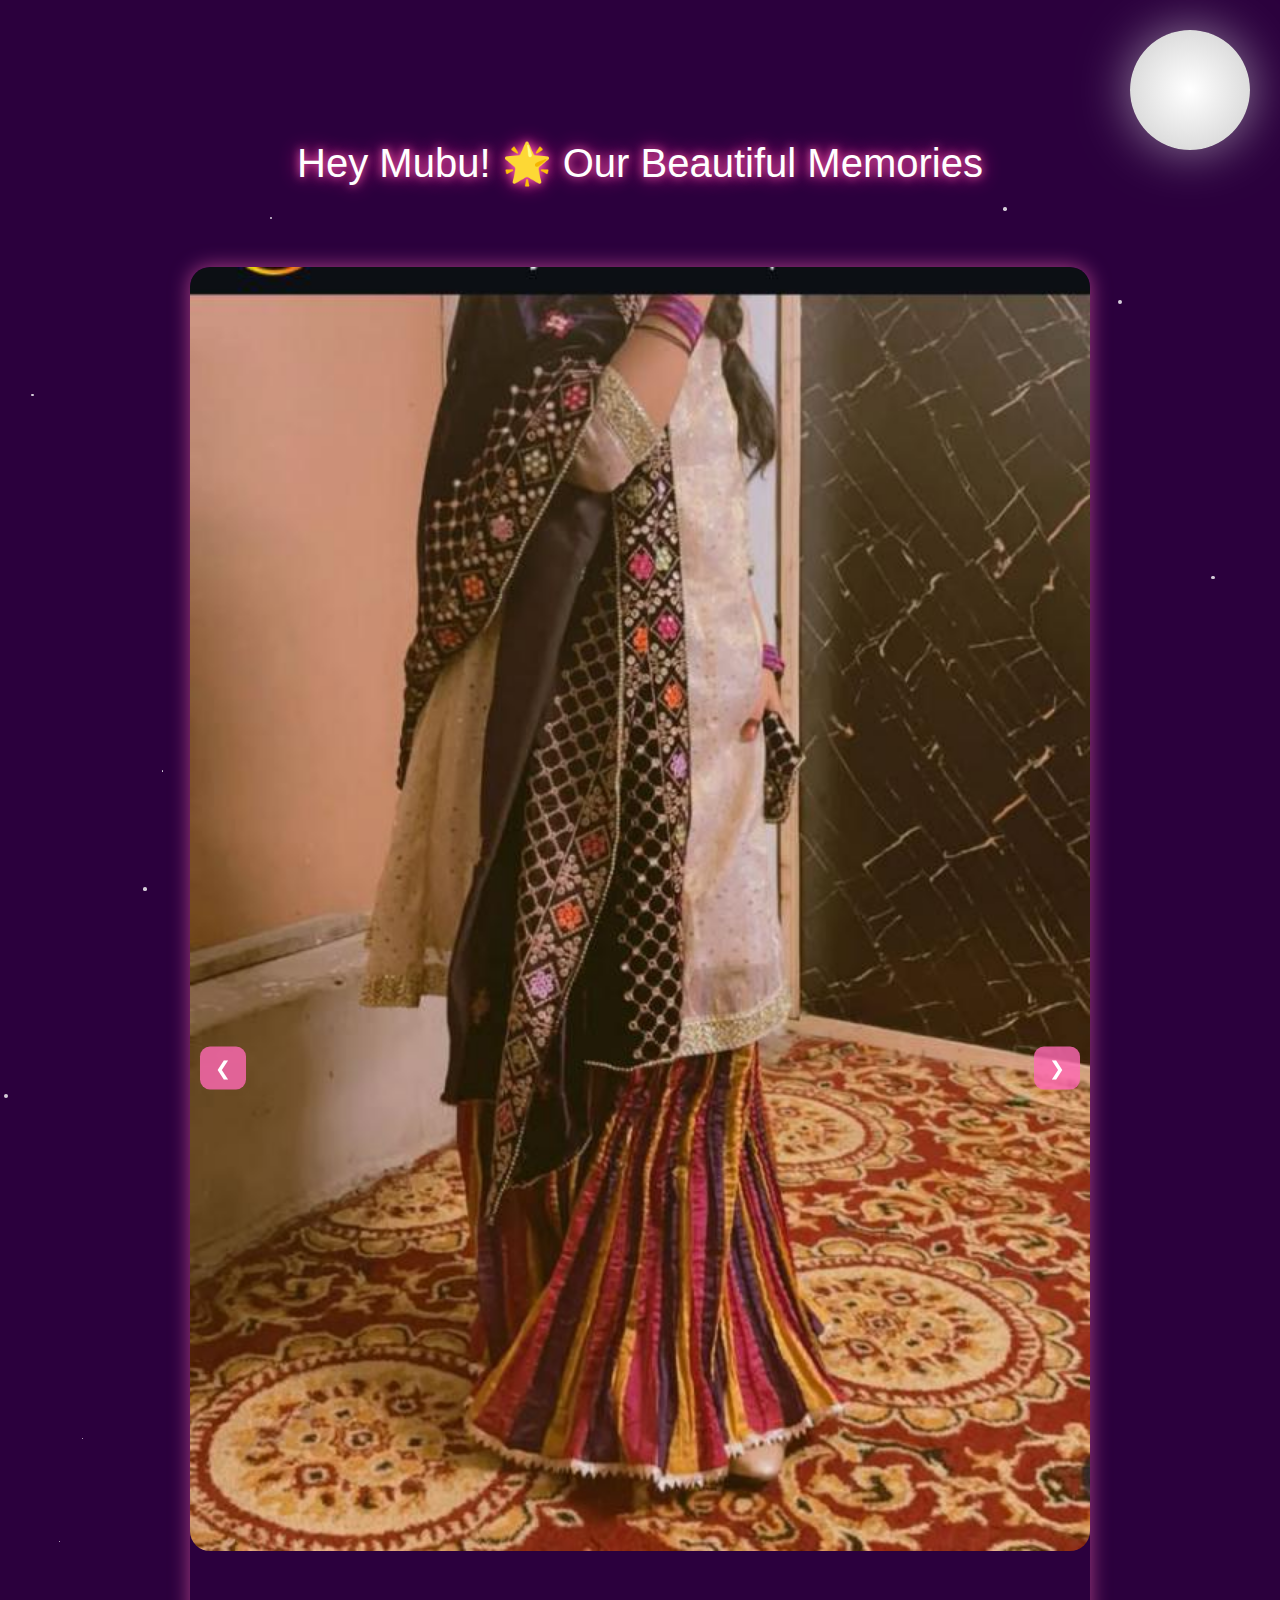
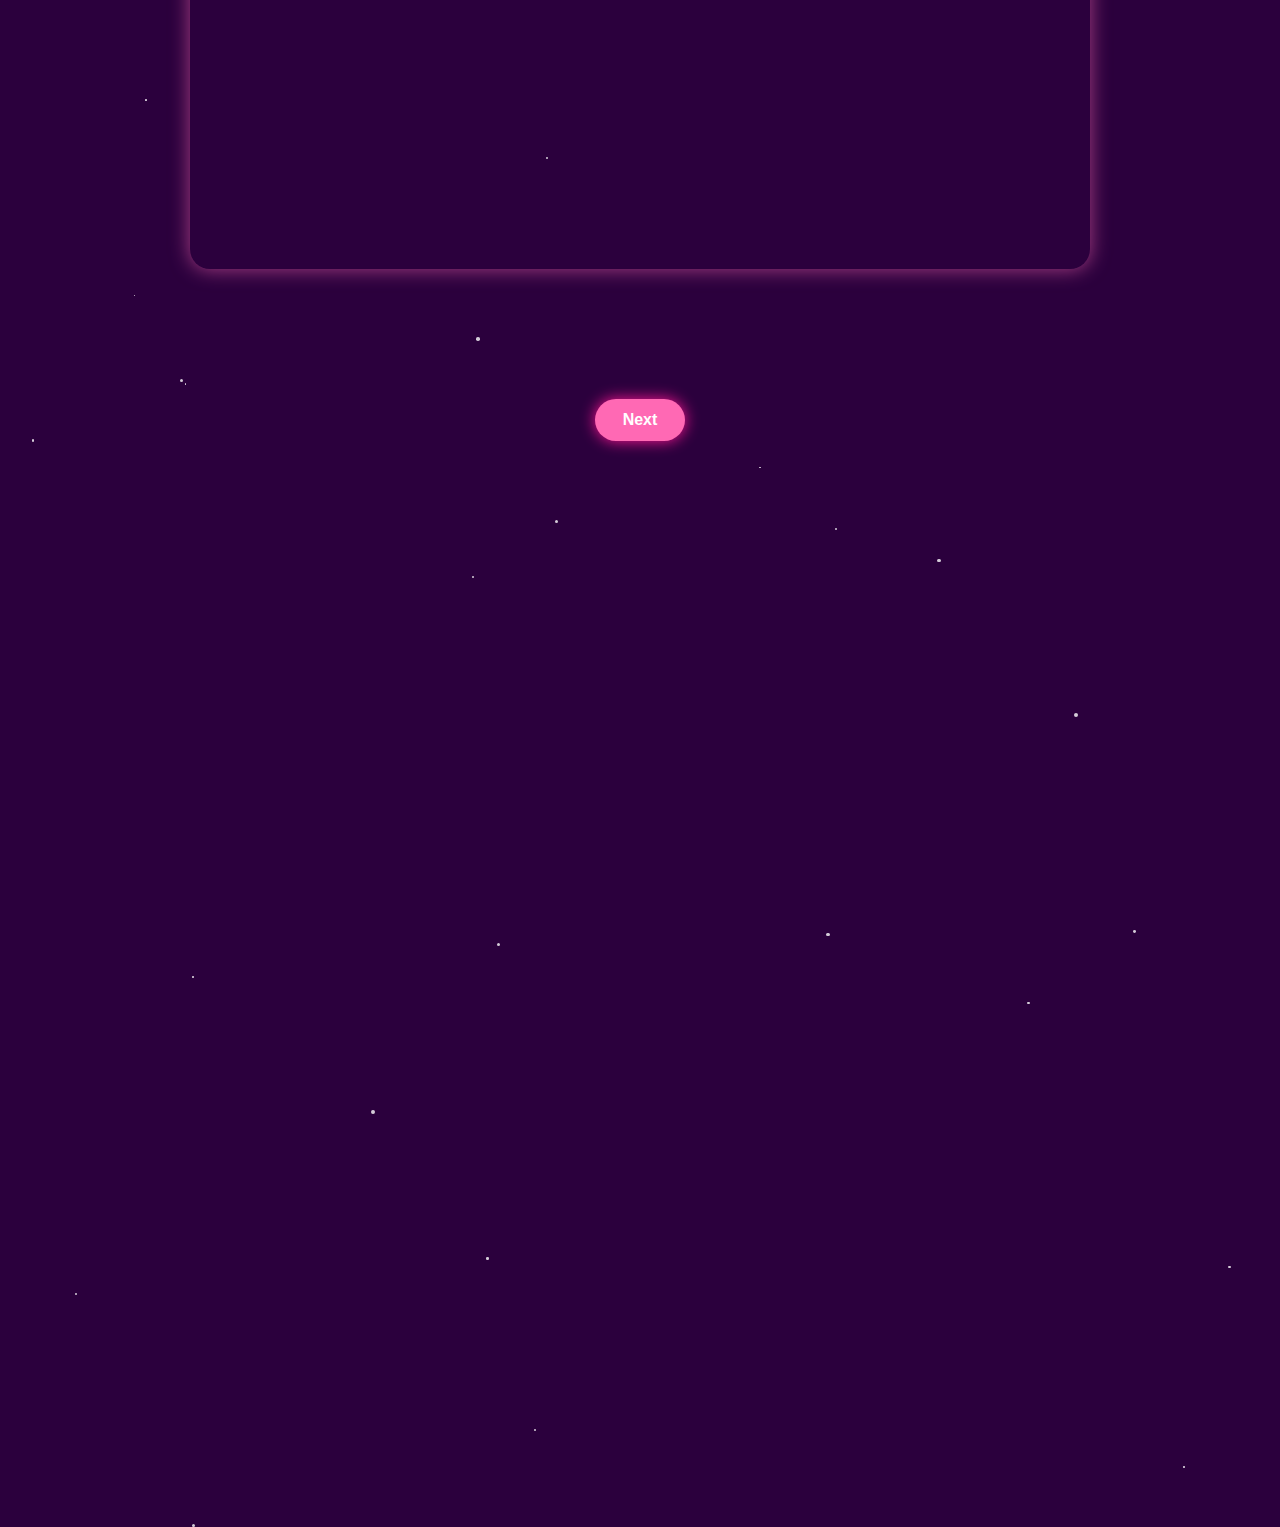
<file: gallery.html>
<!DOCTYPE html>
<html lang="en">
<head>
<meta charset="UTF-8">
<meta name="viewport" content="width=device-width, initial-scale=1.0">
<title>HASSENA 💖</title>
<style>
  * { margin: 0; padding: 0; box-sizing: border-box; }
  body {
    min-height: 200vh; /* long vertical page */
    background: #2b003d; /* dark background for moon/stars */
    font-family: 'Segoe UI', sans-serif;
    overflow-x: hidden;
    position: relative;
    color: white;
    text-align: center;
  }

  /* CUSTOM SCROLLBAR */
  ::-webkit-scrollbar {
    width: 10px;
  }
  ::-webkit-scrollbar-track {
    background: #2b003d;
    box-shadow: inset 0 0 5px rgba(255,255,255,0.2);
    border-radius: 10px;
  }
  ::-webkit-scrollbar-thumb {
    background: linear-gradient(180deg, #ff69b4, #ff1493);
    border-radius: 10px;
    box-shadow: 0 0 10px #ff69b4;
  }
  ::-webkit-scrollbar-thumb:hover {
    background: linear-gradient(180deg, #ff1493, #ff69b4);
  }

  /* MOON */
  .moon {
    position: fixed;
    top: 30px;
    right: 30px;
    width: 120px;
    height: 120px;
    background: radial-gradient(circle, #fff 0%, #ddd 70%, transparent 100%);
    border-radius: 50%;
    box-shadow: 0 0 50px rgba(255,255,255,0.5);
    z-index: 0;
  }

  /* STARS */
  .star {
    position: absolute;
    border-radius: 50%;
    background: white;
    opacity: 0.8;
    animation: twinkle 2s infinite alternate;
  }
  @keyframes twinkle {
    0% { opacity: 0.3; transform: scale(0.8); }
    50% { opacity: 1; transform: scale(1.2); }
    100% { opacity: 0.3; transform: scale(0.8); }
  }

  /* MESSAGE */
  .message {
    font-size: clamp(1.5rem, 5vw, 2.5rem);
    margin-top: 140px;
    animation: floatDown 1.5s ease forwards;
    text-shadow: 0 0 10px #ff69b4, 0 0 20px #ff1493;
  }
  @keyframes floatDown {
    0% { opacity: 0; transform: translateY(-50px); }
    100% { opacity: 1; transform: translateY(0); }
  }

  /* GALLERY */
  .gallery-container {
    margin: 80px auto;
    width: 90%;
    max-width: 900px;
    overflow: hidden;
    position: relative;
    border-radius: 20px;
    box-shadow: 0 0 20px rgba(255,105,180,0.6);
  }

  .gallery-track {
    display: flex;
    transition: transform 0.3s ease;
  }

  .gallery-item {
    min-width: 100%;
  }

  .gallery-item img {
    width: 100%;
    border-radius: 20px;
    display: block;
  }

  /* NAV BUTTONS */
  .gallery-btn {
    position: absolute;
    top: 50%;
    transform: translateY(-50%);
    background: rgba(255,105,180,0.8);
    border: none;
    padding: 10px 15px;
    color: white;
    font-size: 1.2rem;
    cursor: pointer;
    border-radius: 10px;
    z-index: 5;
  }
  .gallery-btn.left { left: 10px; }
  .gallery-btn.right { right: 10px; }

  .next-button {
    margin: 50px auto;
    display: inline-block;
    background: #ff69b4;
    color: white;
    padding: 12px 28px;
    border-radius: 30px;
    font-size: 1rem;
    font-weight: 700;
    box-shadow: 0 0 15px #ff1493;
    cursor: pointer;
    text-decoration: none;
    transition: transform 0.2s ease;
  }
  .next-button:hover {
    transform: scale(1.1);
  }
</style>
</head>
<body>

<div class="moon"></div>

<!-- STARS -->
<script>
  for(let i=0;i<50;i++){
    let star = document.createElement('div');
    star.classList.add('star');
    let size = Math.random()*3+1;
    star.style.width = size+'px';
    star.style.height = size+'px';
    star.style.top = Math.random()*3000+'px';
    star.style.left = Math.random()*window.innerWidth+'px';
    star.style.animationDuration = (Math.random()*3+1)+'s';
    document.body.appendChild(star);
  }
</script>

<!-- MESSAGE -->
<div class="message">Hey Mubu! 🌟 Our Beautiful Memories </div>

<!-- GALLERY -->
<div class="gallery-container">
  <button class="gallery-btn left">&#10094;</button>
  <div class="gallery-track">
    <div class="gallery-item"><img src="image/meri.jpg" alt="Pic 1"></div>
    <div class="gallery-item"><img src="image/piyari.jpg" alt="Pic 2"></div>
    <div class="gallery-item"><img src="image/beautiful.jpg" alt="Pic 3"></div>
    <div class="gallery-item"><img src="image/cute.jpg" alt="Pic 4"></div>
    <div class="gallery-item"><img src="image/haseen.jpg" alt="Pic 5"></div>
    <div class="gallery-item"><img src="image/khubsorat.jpg" alt="Pic 6"></div>
    <div class="gallery-item"><img src="image/sabseachi.jpg" alt="Pic 7"></div>
    <div class="gallery-item"><img src="image/muubu.jpg" alt="Pic 8"></div>
    <div class="gallery-item"><img src="image/aww.jpg" alt="Pic 9"></div>
    <div class="gallery-item"><img src="image/wow.jpg" alt="Pic 10"></div>
  </div>
  <button class="gallery-btn right">&#10095;</button>
</div>

<a href="bye.html" class="next-button">Next</a>


<script>
  const track = document.querySelector('.gallery-track');
  const items = document.querySelectorAll('.gallery-item');
  const prevBtn = document.querySelector('.gallery-btn.left');
  const nextBtn = document.querySelector('.gallery-btn.right');
  let index = 0;

  function updateGallery() {
    track.style.transform = `translateX(-${index*100}%)`;
  }

  prevBtn.addEventListener('click', ()=>{
    index = (index > 0) ? index-1 : items.length-1;
    updateGallery();
  });

  nextBtn.addEventListener('click', ()=>{
    index = (index < items.length-1) ? index+1 : 0;
    updateGallery();
  });
</script>

</body>
</html>
</file>
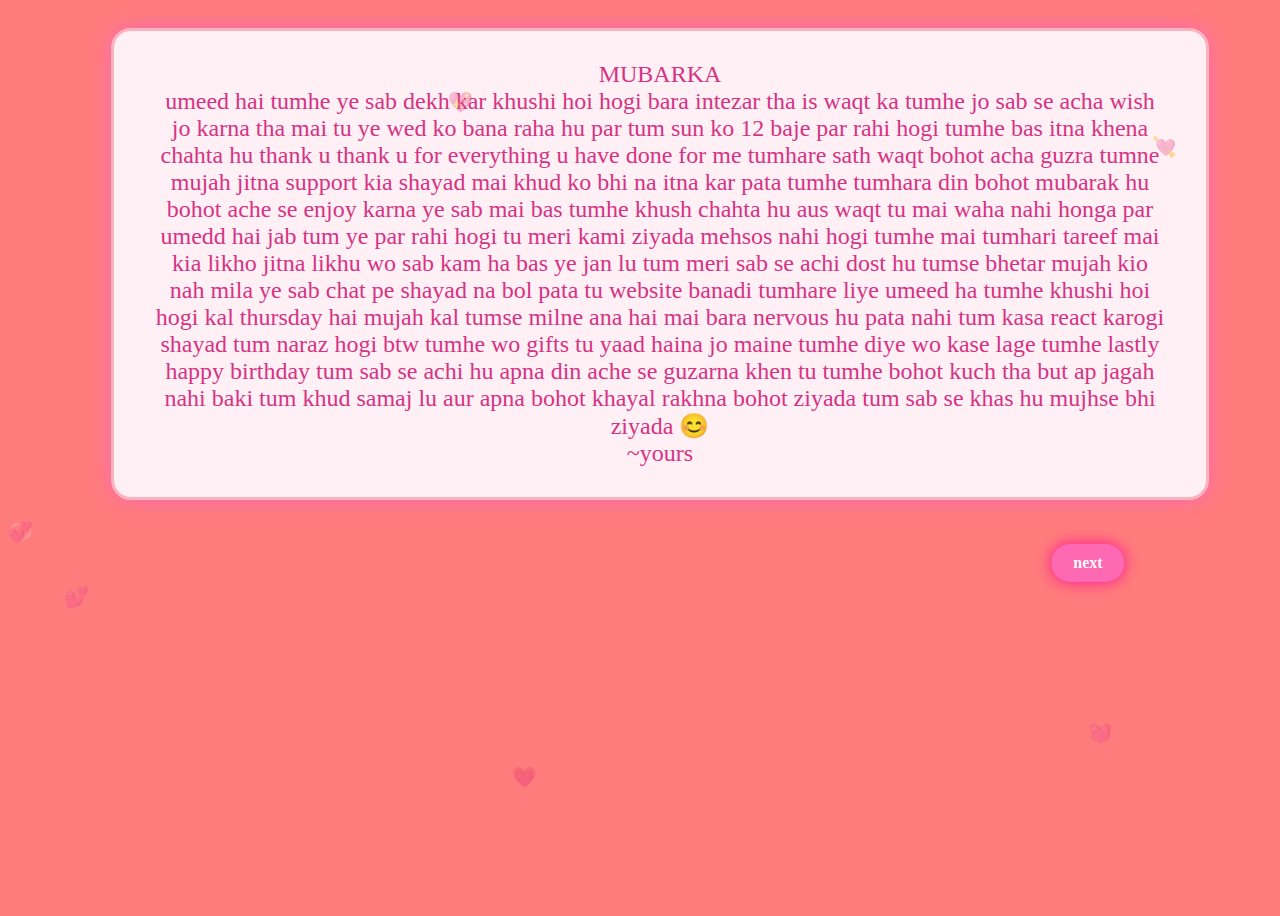
<file: letter.html>
<!DOCTYPE html>
<html lang="en">
  <head>
    <meta charset="UTF-8" />
    <meta name="viewport" content="width=device-width, initial-scale=1.0" />
    <title>FOR YOU 😊</title>
  </head>
  <style>
    body {
      /* position: relative; */
      background-color: rgb(255, 124, 124);
      min-height: 100vh;
      overflow-x: hidden;
    }
    .emoji {
      font-size: 20px;
      opacity: 0.4;
    }
    .emf {
      position: absolute;
      left: 35%;
      top: 10%;
      animation: emff 2s ease-in-out alternate infinite;
    }
    .emu {
      position: absolute;
      left: 90%;
      top: 15%;
      animation: emff 2s ease-in-out alternate infinite;
    }
    .emd {
      position: absolute;
      left: 5%;
      top: 65%;
      animation: emff 2s ease-in-out alternate infinite;
    }
    .ema {
      position: absolute;
      left: 40%;
      top: 85%;
      animation: emff 2s ease-in-out alternate infinite;
    }
    .emi {
      position: absolute;
      left: 85%;
      top: 80%;
      animation: emff 2s ease-in-out alternate infinite;
    }
    .eml {
      animation: emff 2s ease-in-out alternate infinite;
    }
    @keyframes emff {
      0% {
        transform: translateY(5px);
      }
      100% {
        transform: translateY(20px);
      }
    }
    .screen {
      /* position: fixed; */
      top: 0;
      left: 0;
      width: 100%;
      height: 100%;
      /* background: rgba(255, 182, 193, 0.9); */
      display: flex;
      justify-content: center;
      align-items: center;
      z-index: 20;
      opacity: 1;
      /* pointer-events: none; */
      transition: all 0.5s ease;
      padding: 20px;
    }
    .letter {
      background: #fff0f5;
      padding: 30px 40px;
      border-radius: 20px;
      font-size: 1.5rem;
      text-align: center;
      border: 3px solid rgb(250, 179, 191);
      box-shadow: 0 0 20px #ff69b4;
      animation: popFade 0.8s ease;
      max-width: 80%;
      color: #d63384;
    }
     .surprise-button{
    position: absolute;
    /* bottom: 0px; */
    left: 85%;
    transform: translateX(-50%);
    z-index: 20;
    background: #ff69b4;
    color: white;
    padding: 10px 22px;
    border-radius:30px;
    font-size: 1rem;
    box-shadow: 0 0 15px #ff1493;
    cursor: pointer;
    /* top: 10px; */
  }
  .surprise-button a{ color:white; text-decoration:none; font-weight:700; }
  </style>
  <body>
    <div class="screen">
    <div class="letter">
    <div class="h3">MUBARKA</div>
    <div class="p">umeed hai tumhe ye sab dekh kar khushi hoi hogi bara intezar tha is waqt ka tumhe jo sab se acha wish jo karna tha mai tu ye wed ko bana raha hu par tum sun ko 12 baje par rahi hogi tumhe bas itna khena chahta hu thank u thank u for everything u have done for me tumhare sath waqt bohot acha guzra tumne mujah jitna support kia shayad mai khud ko bhi na itna kar pata tumhe tumhara din bohot mubarak hu bohot ache se enjoy karna ye sab mai bas tumhe khush chahta hu aus waqt tu mai waha nahi honga par umedd hai jab tum ye par rahi hogi tu meri kami ziyada mehsos nahi hogi tumhe mai tumhari tareef mai kia likho jitna likhu wo sab kam ha bas ye jan lu tum meri sab se achi dost hu tumse bhetar mujah kio nah mila ye sab chat pe shayad na bol pata tu website banadi tumhare liye umeed ha tumhe khushi hoi hogi kal thursday hai mujah kal tumse milne ana hai mai bara nervous hu pata nahi tum kasa react karogi shayad tum naraz hogi btw tumhe wo gifts tu yaad haina jo maine tumhe diye wo kase lage tumhe lastly happy birthday tum sab se achi hu apna din ache se guzarna khen tu tumhe bohot kuch tha but ap jagah nahi baki tum khud samaj lu aur apna bohot khayal rakhna bohot ziyada tum sab se khas hu mujhse bhi ziyada 😊 <br> ~yours </div>
    </div>
    </div>
    <div class="emoji">
      <div class="emf">💖</div>
      <div class="emu">💘</div>
      <div class="emd">💕</div>
      <div class="ema">💗</div>
      <div class="emi">💓</div>
      <div class="eml">💞</div>
    </div>
    <div class="surprise-button"><a href="gallery.html">next</a></div>
  </body>
</html>
</file>
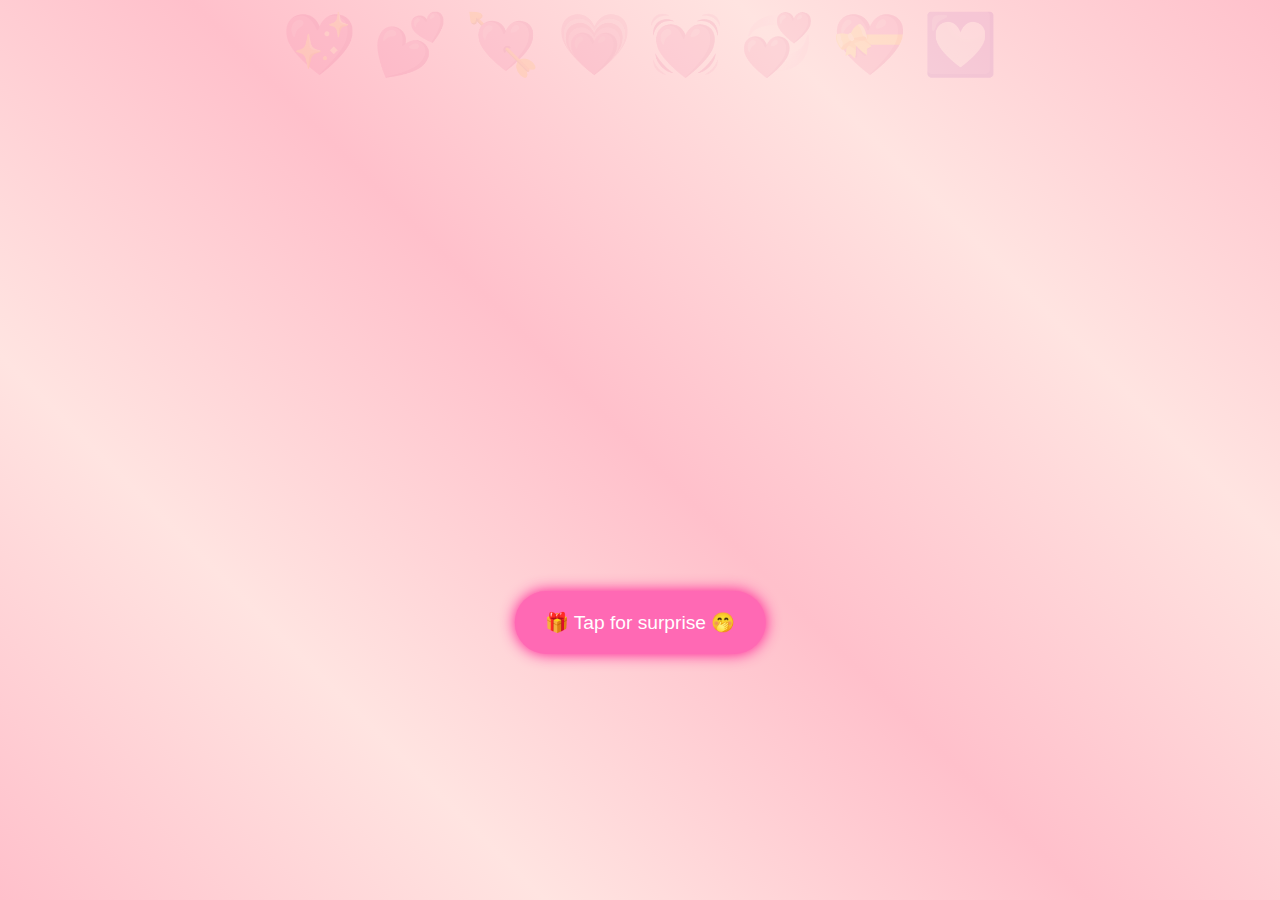
<file: wish.html>
<!DOCTYPE html>
<html lang="en">
<head>
  <meta charset="UTF-8" />
  <meta name="viewport" content="width=device-width, initial-scale=1.0"/>
  <link rel="stylesheet" href="wish.css">
  <title>HAPPY BIRTHDAY 🥳</title>
</head>
<body>
 <div class="countdown-overlay" id="countdown-overlay">
    <div class="countdown-number" id="countdown-number">5</div>
  </div>

  <div class="message"><span id="typed-text"></span></div>

  <canvas id="fireworks"></canvas>

  <div class="surprises-button" id="startButton" onclick="startCelebration()">
    🎁 Tap for surprise 🤭
  </div>

  <div class="surprise-button" id="gift-button" onclick="showSurprise()" style="display: none;">
    FOR U MY MUBU 🤭🎁
  </div>

  <div class="surprise-popup" id="surprise">
    <div class="popup-content">
      💖 happiest birthday mubarka<br>may u always be the blessed one<br>
      may u always smile and shine like a star, may all the things you get that you want,enjoy your bless day bestie may all the happiness of this world would be yours as u make my life heaven 💫<br><br>
      – Your unknown 💌
    </div>
  </div>

  <!-- ✅ NEXT button visible after animation -->
  <div class="button" id="next-button">
    <a href="cake.html">cake cut</a>
  </div>

  <script>
      const canvas = document.getElementById("fireworks");
      const ctx = canvas.getContext("2d");
      canvas.width = window.innerWidth;
      canvas.height = window.innerHeight;
      let fireworks = [];

      function random(min, max) {
        return Math.random() * (max - min) + min;
      }

      class Firework {
        constructor() {
          this.x = random(0, canvas.width);
          this.y = canvas.height;
          this.targetY = random(canvas.height / 3, canvas.height / 2);
          this.size = 2;
          this.speed = random(2, 5);
          this.color = `hsl(${Math.random() * 360}, 100%, 60%)`;
          this.exploded = false;
          this.particles = [];
        }
        update() {
          if (!this.exploded) {
            this.y -= this.speed;
            if (this.y <= this.targetY) {
              this.exploded = true;
              for (let i = 0; i < 40; i++) {
                this.particles.push(new Particle(this.x, this.y, this.color));
              }
            }
          }
          this.particles.forEach((p) => p.update());
        }
        draw() {
          if (!this.exploded) {
            ctx.beginPath();
            ctx.arc(this.x, this.y, this.size, 0, Math.PI * 2);
            ctx.fillStyle = this.color;
            ctx.fill();
          }
          this.particles.forEach((p) => p.draw());
        }
      }

      class Particle {
        constructor(x, y, color) {
          this.x = x;
          this.y = y;
          this.speed = random(1, 3);
          this.angle = random(0, Math.PI * 2);
          this.radius = random(1, 3);
          this.color = color;
          this.life = 60;
        }
        update() {
          this.x += Math.cos(this.angle) * this.speed;
          this.y += Math.sin(this.angle) * this.speed;
          this.life--;
        }
        draw() {
          if (this.life > 0) {
            ctx.beginPath();
            ctx.arc(this.x, this.y, this.radius, 0, Math.PI * 2);
            ctx.fillStyle = this.color;
            ctx.fill();
          }
        }
      }

      function animateFireworks() {
        ctx.fillStyle = "rgba(0, 0, 0, 0.15)";
        // ctx.fillStyle = 'rgba(255, 192, 203, 0.15)'; // light pink with transparency
        // ctx.fillStyle = 'rgba(255, 0, 0, 0.15)';

        ctx.fillRect(0, 0, canvas.width, canvas.height);
        if (Math.random() < 0.3) {
          fireworks.push(new Firework());
        }
        fireworks.forEach((f) => {
          f.update();
          f.draw();
        });
        requestAnimationFrame(animateFireworks);
      }

      function createBalloon() {
        const balloon = document.createElement("div");
        balloon.classList.add("balloon");
        balloon.style.left = Math.random() * window.innerWidth + "px";
        balloon.style.backgroundColor = `hsl(${Math.random() * 360}, 80%, 60%)`;
        balloon.style.animationDuration = Math.random() * 2 + 2 + "s";
        document.body.appendChild(balloon);
        setTimeout(() => balloon.remove(), 5000);
      }

      function showSurprise() {
        document.getElementById("surprise").classList.add("show");
        setTimeout(() => {
          document.getElementById("surprise").addEventListener("click", () => {
            document.getElementById("surprise").classList.remove("show");
          });
        }, 100);
      }

      function startCelebration() {
        document.getElementById("startButton").style.display = "none";
        const overlay = document.getElementById("countdown-overlay");
        const number = document.getElementById("countdown-number");
        let count = 5;
        overlay.style.display = "flex";
        number.textContent = count;
        const countdownInterval = setInterval(() => {
          count--;
          if (count > 0) {
            number.textContent = count;
          } else {
            clearInterval(countdownInterval);
            overlay.style.display = "none";
            startAnimations();
          }
        }, 1000);
      }


  function startAnimations() {
  // Instantly change background to black
  document.body.style.background = "#000";


if (window.innerWidth <= 768) {
  setInterval(createBalloon, 550); // 📱 Mobile: slower balloons
} else {
  setInterval(createBalloon, 400); // 💻 Desktop: normal speed
}


  // Show the glowing typed message
  const message = "🎉 Happy birthday Mubarka 🎉💖";
  const typedText = document.getElementById("typed-text");
  typedText.innerHTML = "";
  const container = document.querySelector(".message");
  container.style.display = "block";

  // Start fireworks and balloons immediately
  animateFireworks();
  
if (window.innerWidth <= 768) {
  setInterval(createBalloon, 550); // 📱 Mobile: slower balloons
} else {
  setInterval(createBalloon, 400); // 💻 Desktop: normal speed
}

  // Start typing animation
   let i = 0;
  const plainMessage = message.replace("\n", ""); // don't double-count \n
  const typingInterval = 5 / message.length;

  const typeEffect = setInterval(() => {
    if (i < message.length) {
      typedText.innerHTML += message[i] === "\n" ? "<br>" : message[i];
      i++;
    } else {
      clearInterval(typeEffect);
      // Show gift and next buttons after text completes
      document.getElementById("gift-button").style.display = "block";
      document.getElementById("next-button").style.display = "block";
    }
  }, typingInterval);
}
  </script>
</body>
</html>
</file>
<file: wish.css>
* {
  margin: 0;
  padding: 0;
  box-sizing: border-box;
}

body,
html {
  height: 100%;
  width: 100%;
  overflow: hidden;
  font-family: "Segoe UI", sans-serif;
  background: #ffc0cb;
  position: relative;
  cursor: url('data:image/svg+xml;utf8,<svg fill="%23cc0055" height="44" viewBox="0 0 24 24" width="44" xmlns="http://www.w3.org/2000/svg"><path d="M12 21.35l-1.45-1.32C5.4 15.36 2 12.28 2 8.5 2 5.42 4.42 3 7.5 3c1.74 0 3.41 0.81 4.5 2.09C13.09 3.81 14.76 3 16.5 3 19.58 3 22 5.42 22 8.5c0 3.78-3.4 6.86-8.55 11.54L12 21.35z"/></svg>')
      16 16,
    auto;
}

body::before {
  content: "💖 💕 💘 💗 💓 💞 💝 💟";
  font-size: 60px;
  color: rgba(255, 255, 255, 0.1);
  position: absolute;
  width: 100%;
  height: 100%;
  background: repeating-linear-gradient(
    45deg,
    #ffc0cb 0%,
    #ffe4e1 25%,
    #ffc0cb 50%
  );
  animation: hearts 20s linear infinite;
  z-index: 0;
  white-space: pre-wrap;
  line-height: 1.5;
  text-align: center;
}

@keyframes hearts {
  0% {
    transform: translateY(0);
  }
  100% {
    transform: translateY(-100%);
  }
}

/* 📱 Slower hearts animation on mobile */
@media (max-width: 768px) {
  body::before {
    animation: hearts 40s linear infinite; /* slower */
  }
}

@media (max-width: 480px) {
  body::before {
    animation: hearts 60s linear infinite; /* even slower */
  }
}

.message {
  position: absolute;
  top: 50%;
  left: 50%;
  transform: translate(-50%, -50%);
  font-size: 3.5rem;
  text-align: center;
  z-index: 10;
  color: #fff;
  font-family: "Caveat", cursive;
  text-shadow: 0 0 5px #ff66cc, 0 0 10px #ff66cc, 0 0 20px #ff69b4,
    0 0 30px #ff69b4, 0 0 40px #ff69b4, 0 0 50px #ff69b4, 0 0 60px #ff69b4;
  animation: floatText 3s ease-in-out infinite;
  line-height: 1.2;
  user-select: none;
  display: none;
}

@keyframes floatText {
  0%,
  100% {
    transform: translate(-50%, -48%);
  }
  50% {
    transform: translate(-50%, -56%);
  }
}

.balloon {
  position: absolute;
  width: 30px;
  height: 45px;
  background-color: red;
  border-radius: 50%;
  animation: float 6s linear infinite;
  z-index: 5;
}

@keyframes float {
  0% {
    transform: translateY(100vh) rotate(0deg);
    opacity: 1;
  }
  100% {
    transform: translateY(-120vh) rotate(360deg);
    opacity: 0;
  }
}

canvas {
  position: absolute;
  top: 0;
  left: 0;
  z-index: 1;
  pointer-events: none;
}

.surprise-button,
.surprises-button {
  position: absolute;
  bottom: 80px;
  left: 50%;
  transform: translateX(-50%);
  background: #ff69b4;
  color: white;
  padding: 15px 30px;
  border-radius: 30px;
  font-size: 1.2rem;
  cursor: pointer;
  z-index: 10;
  box-shadow: 0 0 15px #ff1493;
  animation: pulse 2s infinite;
  transition: background 0.3s;
}
.surprises-button {
  bottom: 246px;
  padding: 20px 30px;
  border-radius: 50px;
}

.surprise-button:hover {
  background: #ff1493;
}

@keyframes pulse {
  0% {
    transform: translateX(-50%) scale(1);
  }
  50% {
    transform: translateX(-50%) scale(1.05);
  }
  100% {
    transform: translateX(-50%) scale(1);
  }
}

.surprise-popup {
  position: fixed;
  top: 0;
  left: 0;
  width: 100%;
  height: 100%;
  background: rgba(255, 182, 193, 0.9);
  display: flex;
  justify-content: center;
  align-items: center;
  z-index: 20;
  opacity: 0;
  pointer-events: none;
  transition: all 0.5s ease;
}

.surprise-popup.show {
  opacity: 1;
  pointer-events: all;
}

.popup-content {
  background: #fff0f5;
  padding: 30px 40px;
  border-radius: 20px;
  font-size: 1.5rem;
  text-align: center;
  box-shadow: 0 0 20px #ff69b4;
  animation: popFade 0.8s ease;
  max-width: 90%;
  color: #d63384;
}

@keyframes popFade {
  0% {
    transform: scale(0.3);
    opacity: 0;
  }
  100% {
    transform: scale(1);
    opacity: 1;
  }
}

.button {
  position: absolute;
  bottom: 32px;
  left: 98%;
  transform: translateX(-95%);
  z-index: 15;
  display: none;
}

.button a {
  text-decoration: none;
  color: white;
  background-color: #ff69b4;
  padding: 13px 26px;
  border-radius: 26px;
  box-shadow: 0 0 10px #ff1493;
  font-size: 1rem;
  transition: background 0.3s;
}

.button a:hover {
  background-color: #ff1493;
}

/* 📱 Responsive fix */
@media (max-width: 768px) {
  .button {
    left: 50%;                  /* center horizontally */
    transform: translateX(-50%);
    bottom: 20px;               /* a bit higher on small screens */
  }

  .button a {
    font-size: 0.9rem;          /* smaller text */
    padding: 10px 20px;         /* smaller button */
  }
}

@media (max-width: 480px) {
  .button {
    bottom: 15px;               /* even higher for tiny screens */
  }

  .button a {
    font-size: 0.8rem;
    padding: 8px 16px;
  }
}


.countdown-overlay {
  position: fixed;
  top: 0;
  left: 0;
  width: 100%;
  height: 100%;
  background: #ffc0cb;
  display: flex;
  justify-content: center;
  align-items: center;
  z-index: 999;
  font-family: "Segoe UI", cursive;
  display: none;
}

.countdown-number {
  font-size: 8rem;
  color: white;
  text-shadow: 0 0 20px #ff69b4, 0 0 40px #ff69b4;
  animation: popFade 1s ease;
}
/* 🎈 Balloons smaller & more mobile-friendly */
.balloon {
  width: 30px;
  height: 45px;
}

/* 🎇 Fireworks particles smaller */
canvas {
  width: 100% !important;
  height: 100% !important;
}

/* 📱 Mobile responsiveness */
@media (max-width: 768px) {
  .message {
    font-size: 2rem; /* smaller text on mobile */
    padding: 0 10px;
  }

  .balloon {
    width: 25px;
    height: 40px;
  }

  .surprise-button, .surprises-button {
    font-size: 1rem;
    padding: 12px 22px;
  }

  .popup-content {
    font-size: 1.1rem;
    padding: 20px;
  }

  .countdown-number {
    font-size: 5rem;
  }
}

@media (max-width: 480px) {
  .message {
    font-size: 1.6rem;
  }

  .balloon {
    width: 20px;
    height: 30px;
  }

  .surprise-button, .surprises-button {
    font-size: 0.9rem;
    padding: 10px 18px;
  }

  .popup-content {
    font-size: 1rem;
    padding: 15px;
  }

  .countdown-number {
    font-size: 4rem;
  }
}
</file>
